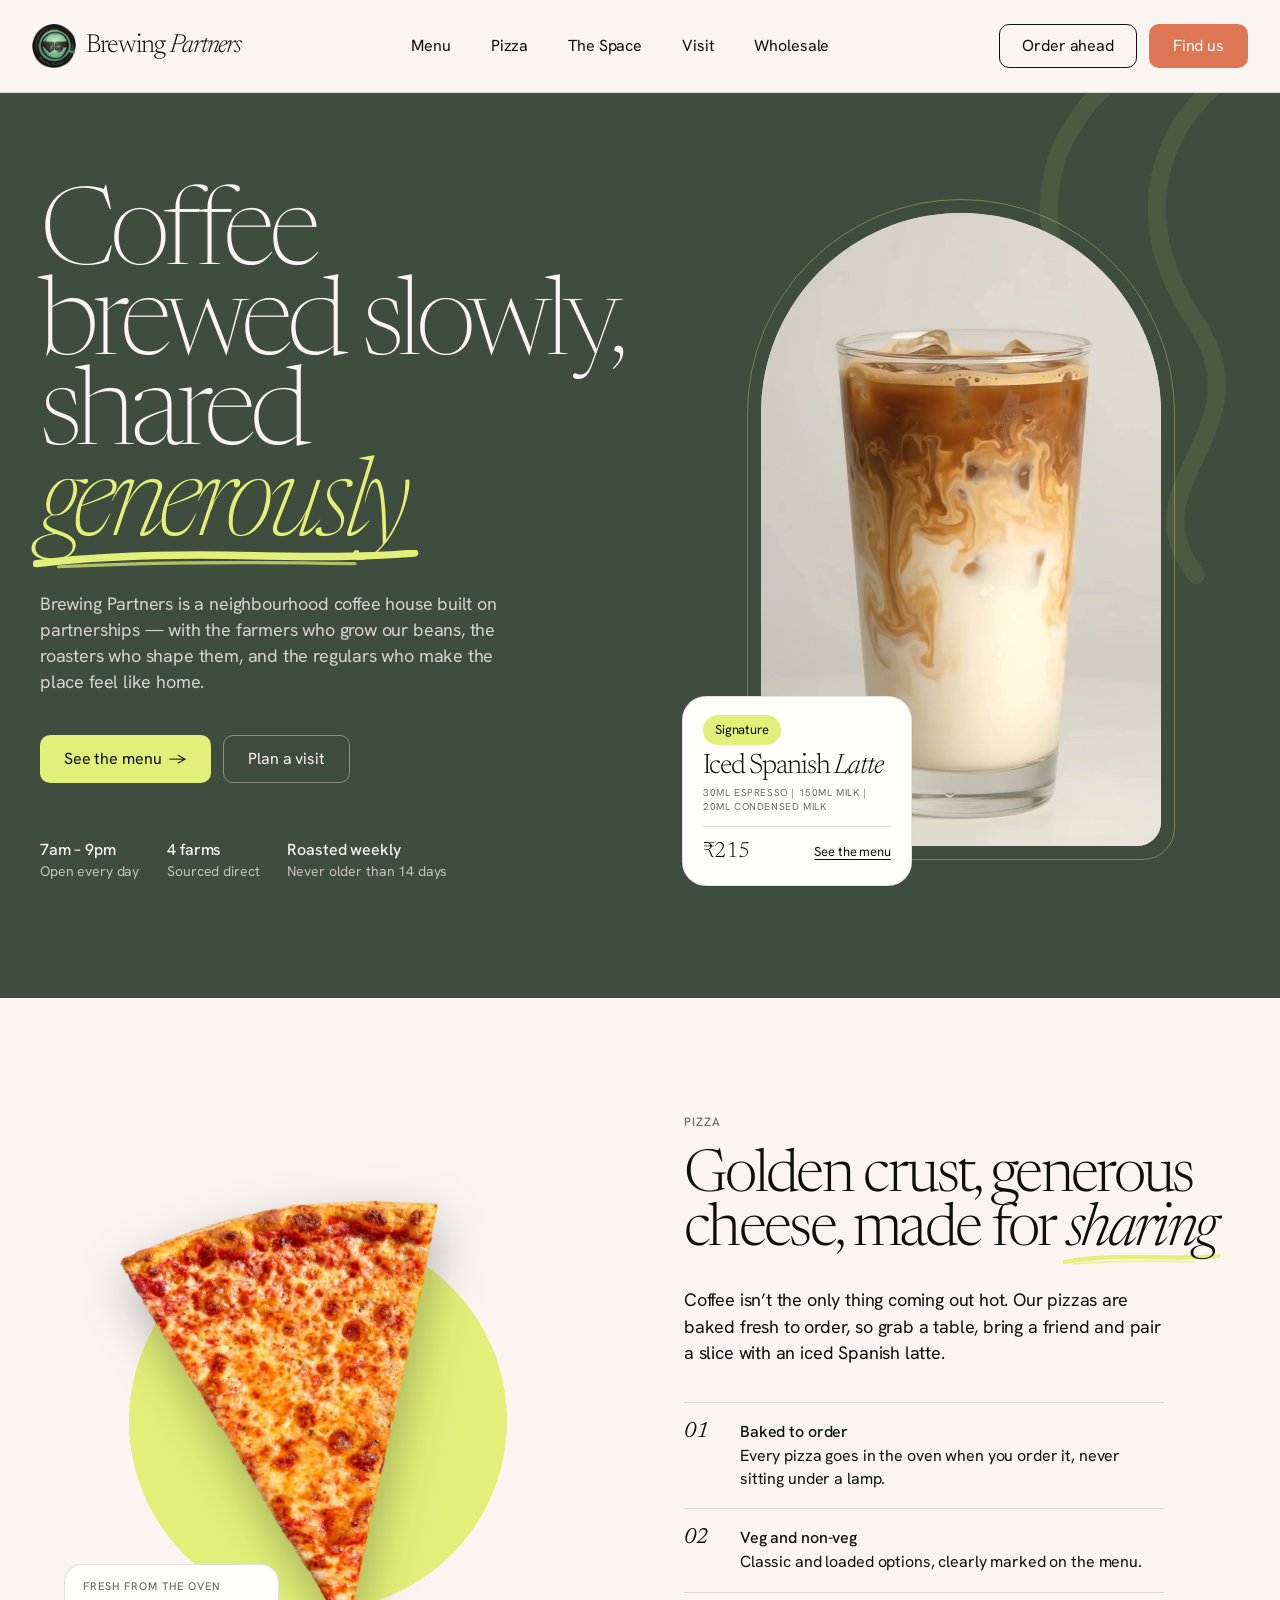
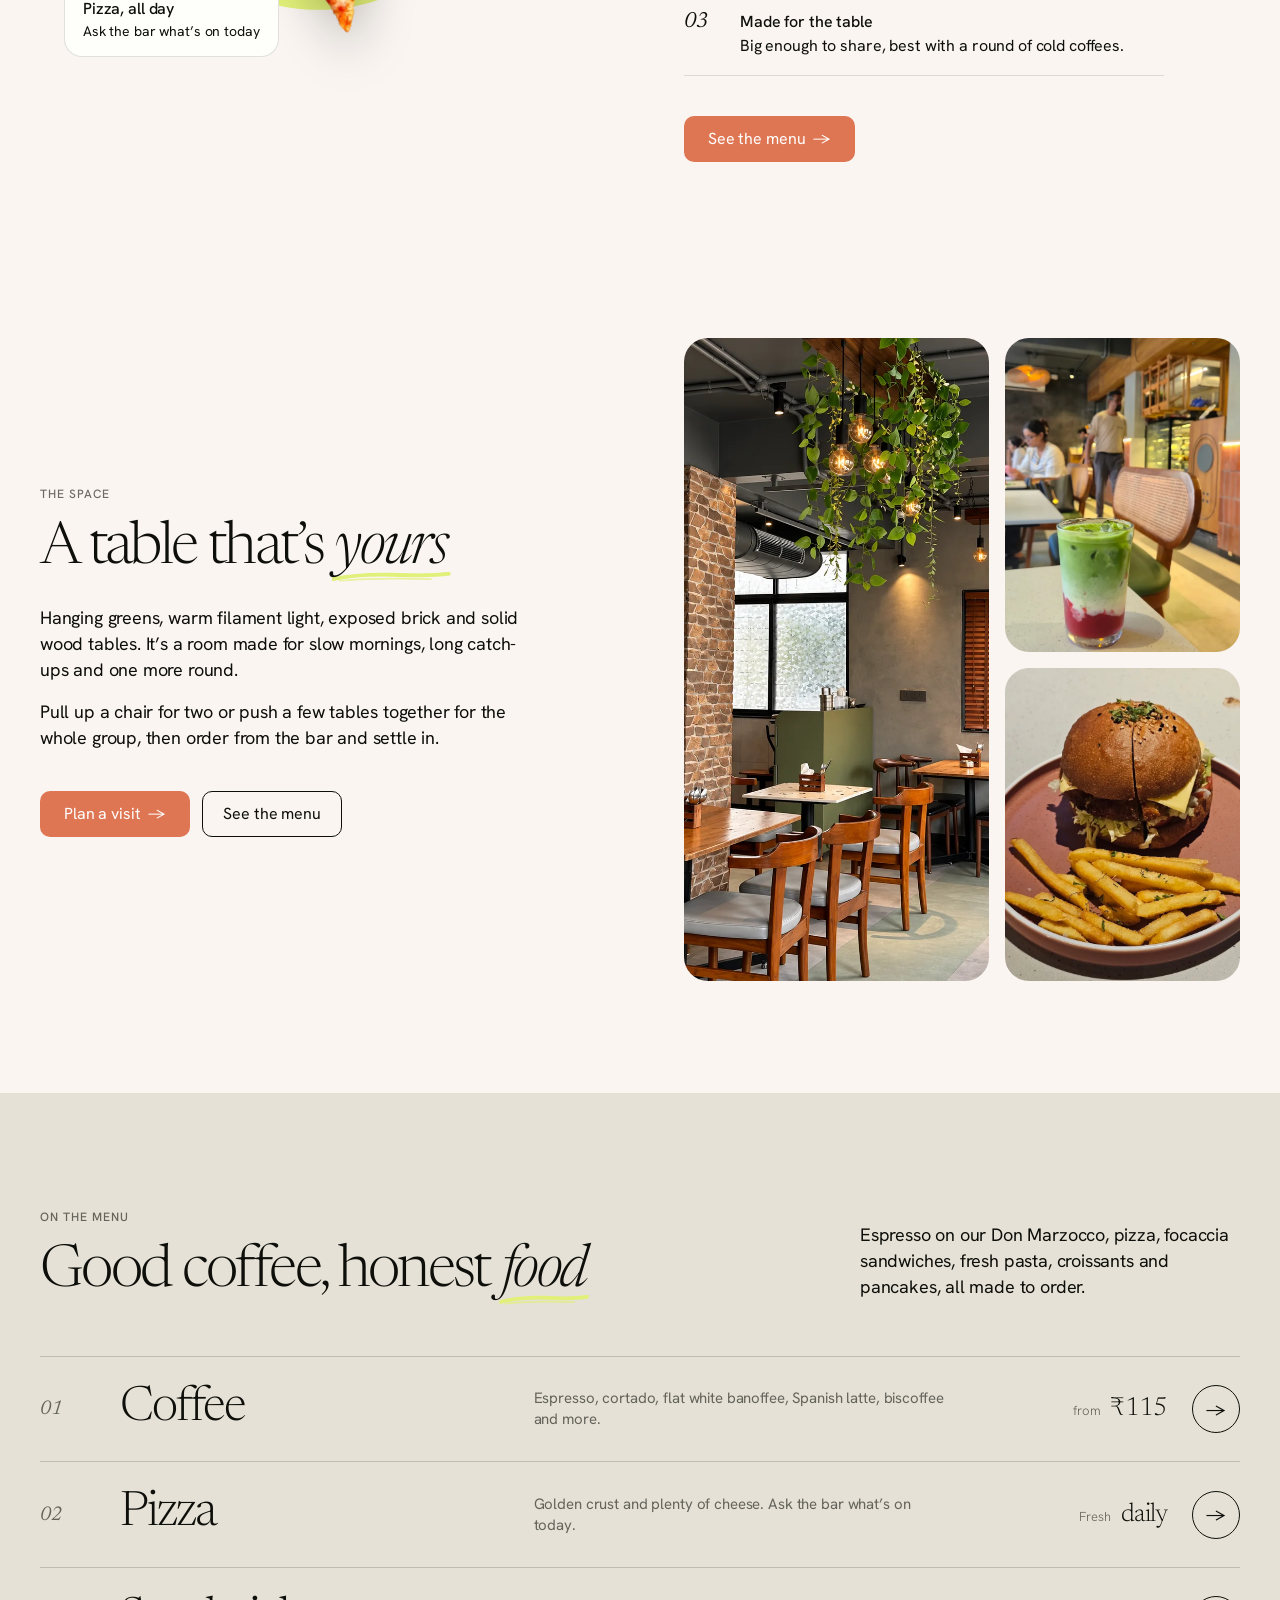
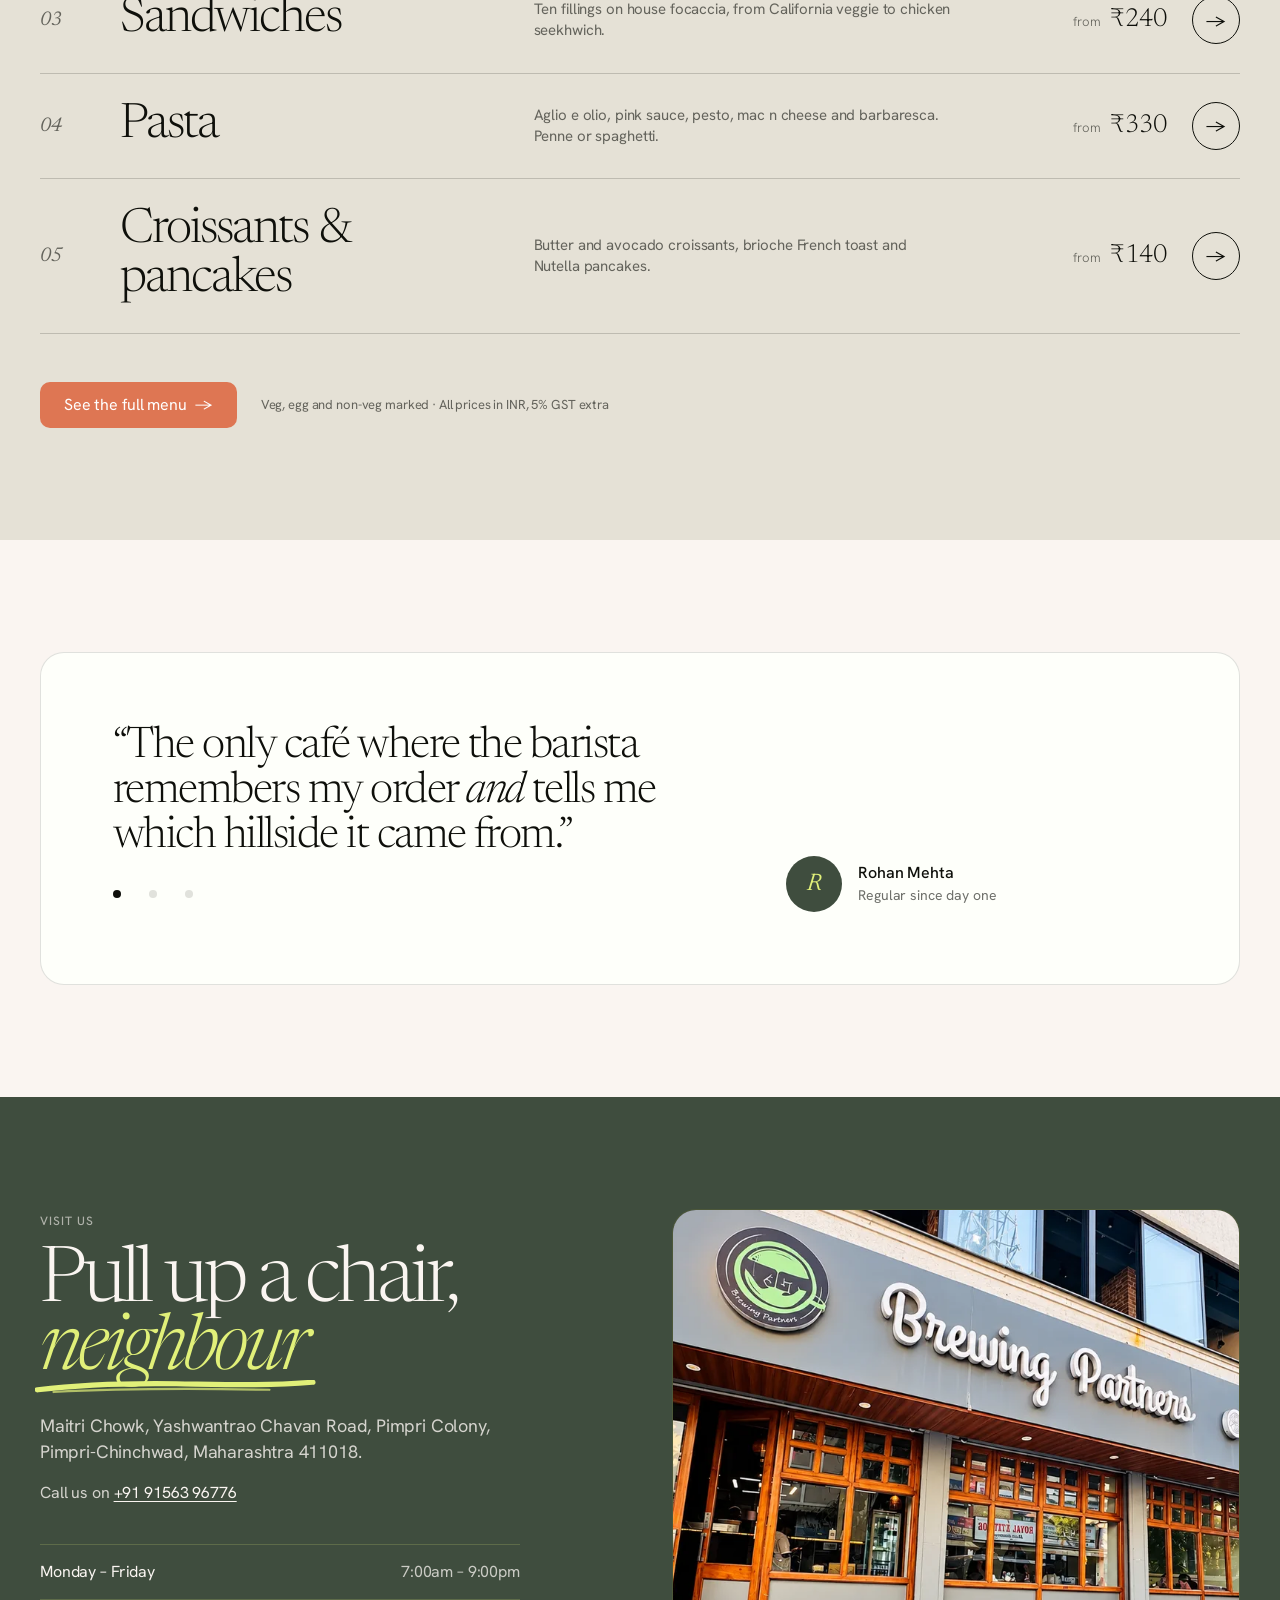
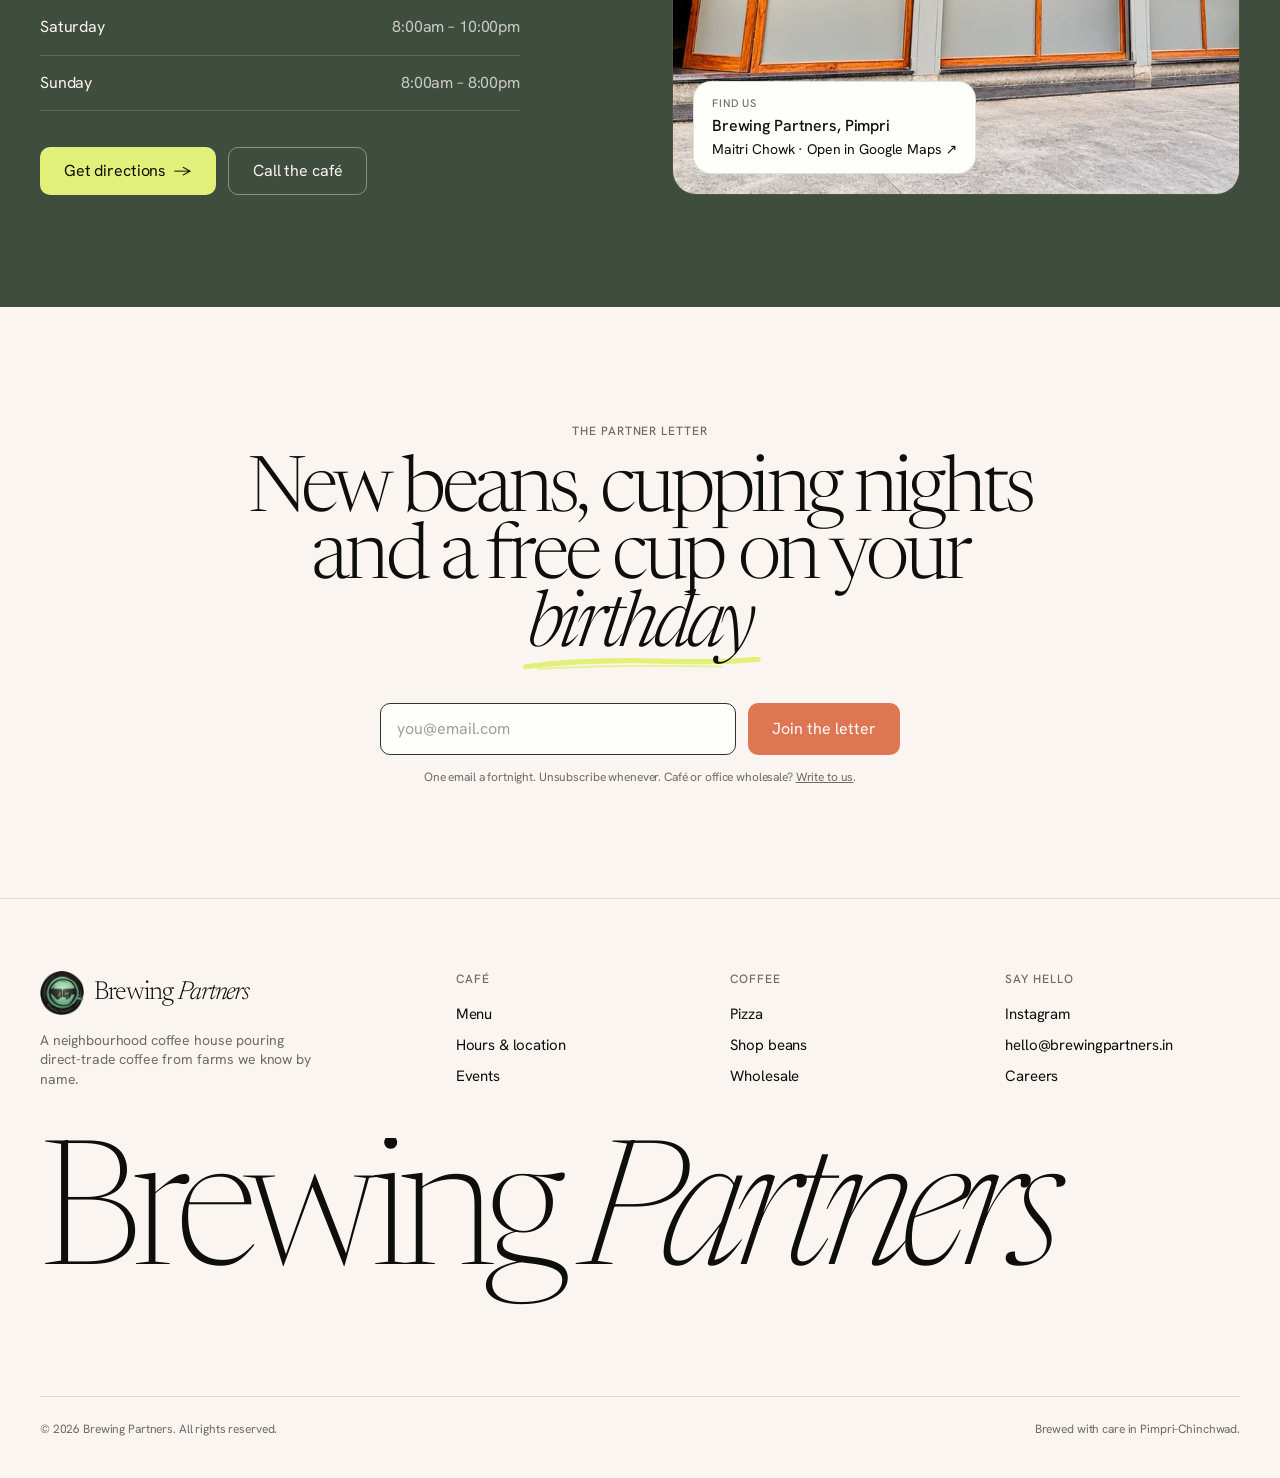
<file: index.html>
<!doctype html>
<html lang="en">
<head>
  <meta charset="utf-8">
  <meta name="viewport" content="width=device-width, initial-scale=1">
  <title>Brewing Partners — Coffee brewed slowly, shared generously</title>
  <meta name="description" content="Brewing Partners is a neighbourhood coffee house pouring single-origin coffee from farms we know by name.">
  <link rel="icon" type="image/png" href="assets/favicon.png">
  <link rel="apple-touch-icon" href="assets/logo-192.png">
  <link rel="preconnect" href="https://fonts.googleapis.com">
  <link rel="preconnect" href="https://fonts.gstatic.com" crossorigin>
  <link href="https://fonts.googleapis.com/css2?family=Hanken+Grotesk:wght@300;400;500&family=Newsreader:ital,opsz,wght@0,6..72,200;0,6..72,300;0,6..72,400;1,6..72,200;1,6..72,300;1,6..72,400&display=swap" rel="stylesheet">
  <link rel="stylesheet" href="css/styles.css">
  <script>document.documentElement.classList.add('js')</script>
</head>
<body>

  <!-- Nav -->
  <header class="nav" id="nav">
    <div class="container">
      <a href="#" class="logo" aria-label="Brewing Partners home">
        <img src="assets/logo-192.png" alt="" width="44" height="44">
        <span>Brewing <em>Partners</em></span>
      </a>
      <ul class="nav-links">
        <li><a href="menu.html">Menu</a></li>
        <li><a href="#pizza">Pizza</a></li>
        <li><a href="#space">The Space</a></li>
        <li><a href="#visit">Visit</a></li>
        <li><a href="#wholesale">Wholesale</a></li>
      </ul>
      <div class="nav-actions">
        <a href="menu.html" class="btn btn-outline">Order ahead</a>
        <a href="#visit" class="btn btn-primary">Find us</a>
        <button class="nav-toggle" aria-label="Open menu" aria-expanded="false"><span></span><span></span></button>
      </div>
    </div>
  </header>

  <main>
    <!-- Hero -->
    <section class="hero on-dark">
      <svg class="hero-steam" viewBox="0 0 200 300" fill="none" aria-hidden="true">
        <path d="M60 290c-40-50 40-80 0-140S40 40 80 10" stroke="#e1f079" stroke-width="10" stroke-linecap="round"/>
        <path d="M120 290c-40-50 40-80 0-140s-20-110 20-140" stroke="#e1f079" stroke-width="10" stroke-linecap="round"/>
      </svg>
      <div class="container hero-grid">
        <div>
          <h1 class="display">Coffee brewed slowly, shared <span class="mark">generously</span></h1>
          <p class="lead">Brewing Partners is a neighbourhood coffee house built on partnerships — with the farmers who grow our beans, the roasters who shape them, and the regulars who make the place feel like home.</p>
          <div class="hero-ctas">
            <a href="menu.html" class="btn btn-lime">See the menu <span class="arrow">→</span></a>
            <a href="#visit" class="btn btn-ghost-light">Plan a visit</a>
          </div>
          <div class="hero-meta">
            <div><strong>7am – 9pm</strong>Open every day</div>
            <div><strong>4 farms</strong>Sourced direct</div>
            <div><strong>Roasted weekly</strong>Never older than 14 days</div>
          </div>
        </div>

        <div class="stage">
          <div class="arch-frame">
            <video autoplay muted loop playsinline preload="auto" poster="assets/spanish-latte-poster.jpg" aria-label="An iced Spanish latte slowly rotating">
              <source src="assets/spanish-latte.mp4" type="video/mp4">
            </video>
          </div>

          <div class="card-float drink-card">
            <span class="chip lime">Signature</span>
            <div class="drink-title">Iced Spanish <em>Latte</em></div>
            <p class="drink-desc">30ml espresso | 150ml milk | 20ml condensed milk</p>
            <div class="drink-price"><span class="price">₹215</span><a href="menu.html#coffee">See the menu</a></div>
          </div>
          </div>
        </div>
      </div>
    </section>


    <!-- Feature: pizza -->
    <section class="feature" id="pizza">
      <div class="container feature-grid">
        <div class="feature-media pizza-media reveal">
          <div class="pizza-sun" aria-hidden="true"></div>
          <img src="assets/menu-pizza.webp" alt="A slice of cheese pizza with a golden crust" width="450" height="600" loading="lazy">
          <div class="media-badge">
            <div class="label-sm">Fresh from the oven</div>
            <div class="order-name">Pizza, all day</div>
            <div class="order-detail">Ask the bar what’s on today</div>
          </div>
        </div>
        <div class="feature-copy reveal">
          <span class="eyebrow">Pizza</span>
          <h2 class="h2">Golden crust, generous cheese, made for <span class="mark">sharing</span></h2>
          <p class="lead">Coffee isn’t the only thing coming out hot. Our pizzas are baked fresh to order, so grab a table, bring a friend and pair a slice with an iced Spanish latte.</p>
          <ul class="feature-list">
            <li><span class="num">01</span><div><b>Baked to order</b>Every pizza goes in the oven when you order it, never sitting under a lamp.</div></li>
            <li><span class="num">02</span><div><b>Veg and non-veg</b>Classic and loaded options, clearly marked on the menu.</div></li>
            <li><span class="num">03</span><div><b>Made for the table</b>Big enough to share, best with a round of cold coffees.</div></li>
          </ul>
          <div class="hero-ctas">
            <a href="menu.html" class="btn btn-primary">See the menu <span class="arrow">→</span></a>
          </div>
        </div>
      </div>
    </section>

    <!-- Feature: space -->
    <section class="feature" id="space">
      <div class="container feature-grid reverse">
        <div class="space-collage reveal">
          <img class="tall" src="assets/space-interior.webp" alt="Inside Brewing Partners: wooden tables, exposed brick and hanging plants under warm filament lights" width="1000" height="1250" loading="lazy">
          <img src="assets/space-matcha.webp" alt="An iced layered matcha drink on a table in the café" width="720" height="961" loading="lazy">
          <img src="assets/space-burger.webp" alt="A burger with fries served on a terracotta plate" width="720" height="960" loading="lazy">
        </div>
        <div class="feature-copy reveal">
          <span class="eyebrow">The space</span>
          <h2 class="h2">A table that’s <span class="mark">yours</span></h2>
          <p class="lead">Hanging greens, warm filament light, exposed brick and solid wood tables. It’s a room made for slow mornings, long catch-ups and one more round.</p>
          <p class="lead">Pull up a chair for two or push a few tables together for the whole group, then order from the bar and settle in.</p>
          <div class="hero-ctas">
            <a href="#visit" class="btn btn-primary">Plan a visit <span class="arrow">→</span></a>
            <a href="menu.html" class="btn btn-outline">See the menu</a>
          </div>
        </div>
      </div>
    </section>

    <!-- Menu -->
    <section class="menu" id="menu">
      <div class="container">
        <div class="section-head reveal">
          <div>
            <span class="eyebrow">On the menu</span>
            <h2 class="h2">Good coffee, honest <span class="mark">food</span></h2>
          </div>
          <p class="lead">Espresso on our Don Marzocco, pizza, focaccia sandwiches, fresh pasta, croissants and pancakes, all made to order.</p>
        </div>
        <div class="menu-index">
          <a href="menu.html#coffee" class="mi-row reveal">
            <span class="mi-num">01</span>
            <span class="mi-name">Coffee</span>
            <span class="mi-desc">Espresso, cortado, flat white banoffee, Spanish latte, biscoffee and more.</span>
            <span class="mi-price"><small>from</small> ₹115</span>
            <span class="mi-arrow" aria-hidden="true">→</span>
          </a>
          <a href="menu.html" class="mi-row reveal">
            <span class="mi-num">02</span>
            <span class="mi-name">Pizza</span>
            <span class="mi-desc">Golden crust and plenty of cheese. Ask the bar what’s on today.</span>
            <span class="mi-price"><small>Fresh</small> daily</span>
            <span class="mi-arrow" aria-hidden="true">→</span>
          </a>
          <a href="menu.html#sandwiches" class="mi-row reveal">
            <span class="mi-num">03</span>
            <span class="mi-name">Sandwiches</span>
            <span class="mi-desc">Ten fillings on house focaccia, from California veggie to chicken seekhwich.</span>
            <span class="mi-price"><small>from</small> ₹240</span>
            <span class="mi-arrow" aria-hidden="true">→</span>
          </a>
          <a href="menu.html#pasta" class="mi-row reveal">
            <span class="mi-num">04</span>
            <span class="mi-name">Pasta</span>
            <span class="mi-desc">Aglio e olio, pink sauce, pesto, mac n cheese and barbaresca. Penne or spaghetti.</span>
            <span class="mi-price"><small>from</small> ₹330</span>
            <span class="mi-arrow" aria-hidden="true">→</span>
          </a>
          <a href="menu.html#croissants" class="mi-row reveal">
            <span class="mi-num">05</span>
            <span class="mi-name">Croissants &amp; pancakes</span>
            <span class="mi-desc">Butter and avocado croissants, brioche French toast and Nutella pancakes.</span>
            <span class="mi-price"><small>from</small> ₹140</span>
            <span class="mi-arrow" aria-hidden="true">→</span>
          </a>
        </div>
        <div class="menu-foot">
          <a href="menu.html" class="btn btn-primary">See the full menu <span class="arrow">→</span></a>
          <span class="menu-foot-note">Veg, egg and non-veg marked · All prices in INR, 5% GST extra</span>
        </div>
      </div>
    </section>


    <!-- Quote -->
    <section class="quote">
      <div class="container">
        <div class="quote-card reveal">
          <div>
            <blockquote id="quote-text">“The only café where the barista remembers my order <em>and</em> tells me which hillside it came from.”</blockquote>
            <div class="quote-dots" role="tablist" aria-label="Testimonials">
              <button class="active" aria-label="Testimonial 1"></button>
              <button aria-label="Testimonial 2"></button>
              <button aria-label="Testimonial 3"></button>
            </div>
          </div>
          <div class="quote-by">
            <div class="avatar" id="quote-initial">R</div>
            <div><b id="quote-name">Rohan Mehta</b><span id="quote-role">Regular since day one</span></div>
          </div>
        </div>
      </div>
    </section>

    <!-- Visit -->
    <section class="visit on-dark" id="visit">
      <div class="container visit-grid">
        <div class="reveal">
          <span class="eyebrow" style="color:rgba(250,245,241,.6)">Visit us</span>
          <h2 class="h1">Pull up a chair, <span class="mark">neighbour</span></h2>
          <p class="lead">Maitri Chowk, Yashwantrao Chavan Road, Pimpri Colony, Pimpri-Chinchwad, Maharashtra 411018.</p>
          <p class="visit-phone">Call us on <a href="tel:+919156396776">+91 91563 96776</a></p>
          <div class="hours">
            <div><span>Monday – Friday</span><span>7:00am – 9:00pm</span></div>
            <div><span>Saturday</span><span>8:00am – 10:00pm</span></div>
            <div><span>Sunday</span><span>8:00am – 8:00pm</span></div>
          </div>
          <div class="hero-ctas">
            <a href="https://www.google.com/maps/dir//Brewing+Partners+-+Pimpri,+Maitri+chowk,+Yashwantrao+Chavan+Rd,+Pimpri+Colony,+Pimpri-Chinchwad,+Maharashtra+411018/@18.5180554,73.8536679,15z/data=!3m1!4b1!4m8!4m7!1m0!1m5!1m1!1s0x3bc2b9982cc31fa9:0xa47d4c94b9b21cbc!2m2!1d73.8196719!2d18.6248102?entry=ttu&amp;g_ep=EgoyMDI2MTAxNC4wIKXMDSoASAFQAw%3D%3D" class="btn btn-lime" target="_blank" rel="noopener">Get directions <span class="arrow">→</span></a>
            <a href="tel:+919156396776" class="btn btn-ghost-light">Call the café</a>
          </div>
        </div>
        <a href="https://www.google.com/maps/dir//Brewing+Partners+-+Pimpri,+Maitri+chowk,+Yashwantrao+Chavan+Rd,+Pimpri+Colony,+Pimpri-Chinchwad,+Maharashtra+411018/@18.5180554,73.8536679,15z/data=!3m1!4b1!4m8!4m7!1m0!1m5!1m1!1s0x3bc2b9982cc31fa9:0xa47d4c94b9b21cbc!2m2!1d73.8196719!2d18.6248102?entry=ttu&amp;g_ep=EgoyMDI2MTAxNC4wIKXMDSoASAFQAw%3D%3D" class="map-card reveal" target="_blank" rel="noopener" aria-label="Open Brewing Partners, Pimpri in Google Maps">
          <img src="assets/storefront.webp" alt="The Brewing Partners storefront in Pimpri, with wooden doors and the logo sign above" width="1400" height="788" loading="lazy">
          <div class="media-badge">
            <div class="label-sm">Find us</div>
            <div class="order-name">Brewing Partners, Pimpri</div>
            <div class="order-detail">Maitri Chowk · Open in Google Maps ↗</div>
          </div>
        </a>
      </div>
    </section>

    <!-- Newsletter -->
    <section class="signup" id="wholesale">
      <div class="container">
        <span class="eyebrow reveal">The Partner Letter</span>
        <h2 class="h1 reveal">New beans, cupping nights and a free cup on your <span class="mark">birthday</span></h2>
        <form class="signup-form reveal" id="signup-form" novalidate>
          <label for="email" class="sr-only" style="position:absolute;left:-9999px">Email address</label>
          <input class="input" id="email" type="email" placeholder="you@email.com" required>
          <button class="btn btn-primary" type="submit">Join the letter</button>
        </form>
        <p class="form-note" id="form-note">One email a fortnight. Unsubscribe whenever. Café or office wholesale? <a href="mailto:hello@brewingpartners.in" style="text-decoration:underline">Write to us</a>.</p>
      </div>
    </section>
  </main>

  <!-- Footer -->
  <footer class="footer">
    <div class="container">
      <div class="footer-grid">
        <div>
          <a href="#" class="logo">
            <img src="assets/logo-192.png" alt="" width="44" height="44">
            <span>Brewing <em>Partners</em></span>
          </a>
          <p>A neighbourhood coffee house pouring direct-trade coffee from farms we know by name.</p>
        </div>
        <div>
          <h4>Café</h4>
          <ul><li><a href="menu.html">Menu</a></li><li><a href="#visit">Hours &amp; location</a></li><li><a href="#space">Events</a></li></ul>
        </div>
        <div>
          <h4>Coffee</h4>
          <ul><li><a href="#pizza">Pizza</a></li><li><a href="#">Shop beans</a></li><li><a href="#wholesale">Wholesale</a></li></ul>
        </div>
        <div>
          <h4>Say hello</h4>
          <ul><li><a href="#">Instagram</a></li><li><a href="mailto:hello@brewingpartners.in">hello@brewingpartners.in</a></li><li><a href="#">Careers</a></li></ul>
        </div>
      </div>
      <div class="footer-word" aria-hidden="true">Brewing <em>Partners</em></div>
      <div class="footer-base">
        <span>© <span id="year">2026</span> Brewing Partners. All rights reserved.</span>
        <span>Brewed with care in Pimpri-Chinchwad.</span>
      </div>
    </div>
  </footer>

  <script src="js/main.js"></script>
</body>
</html>
</file>
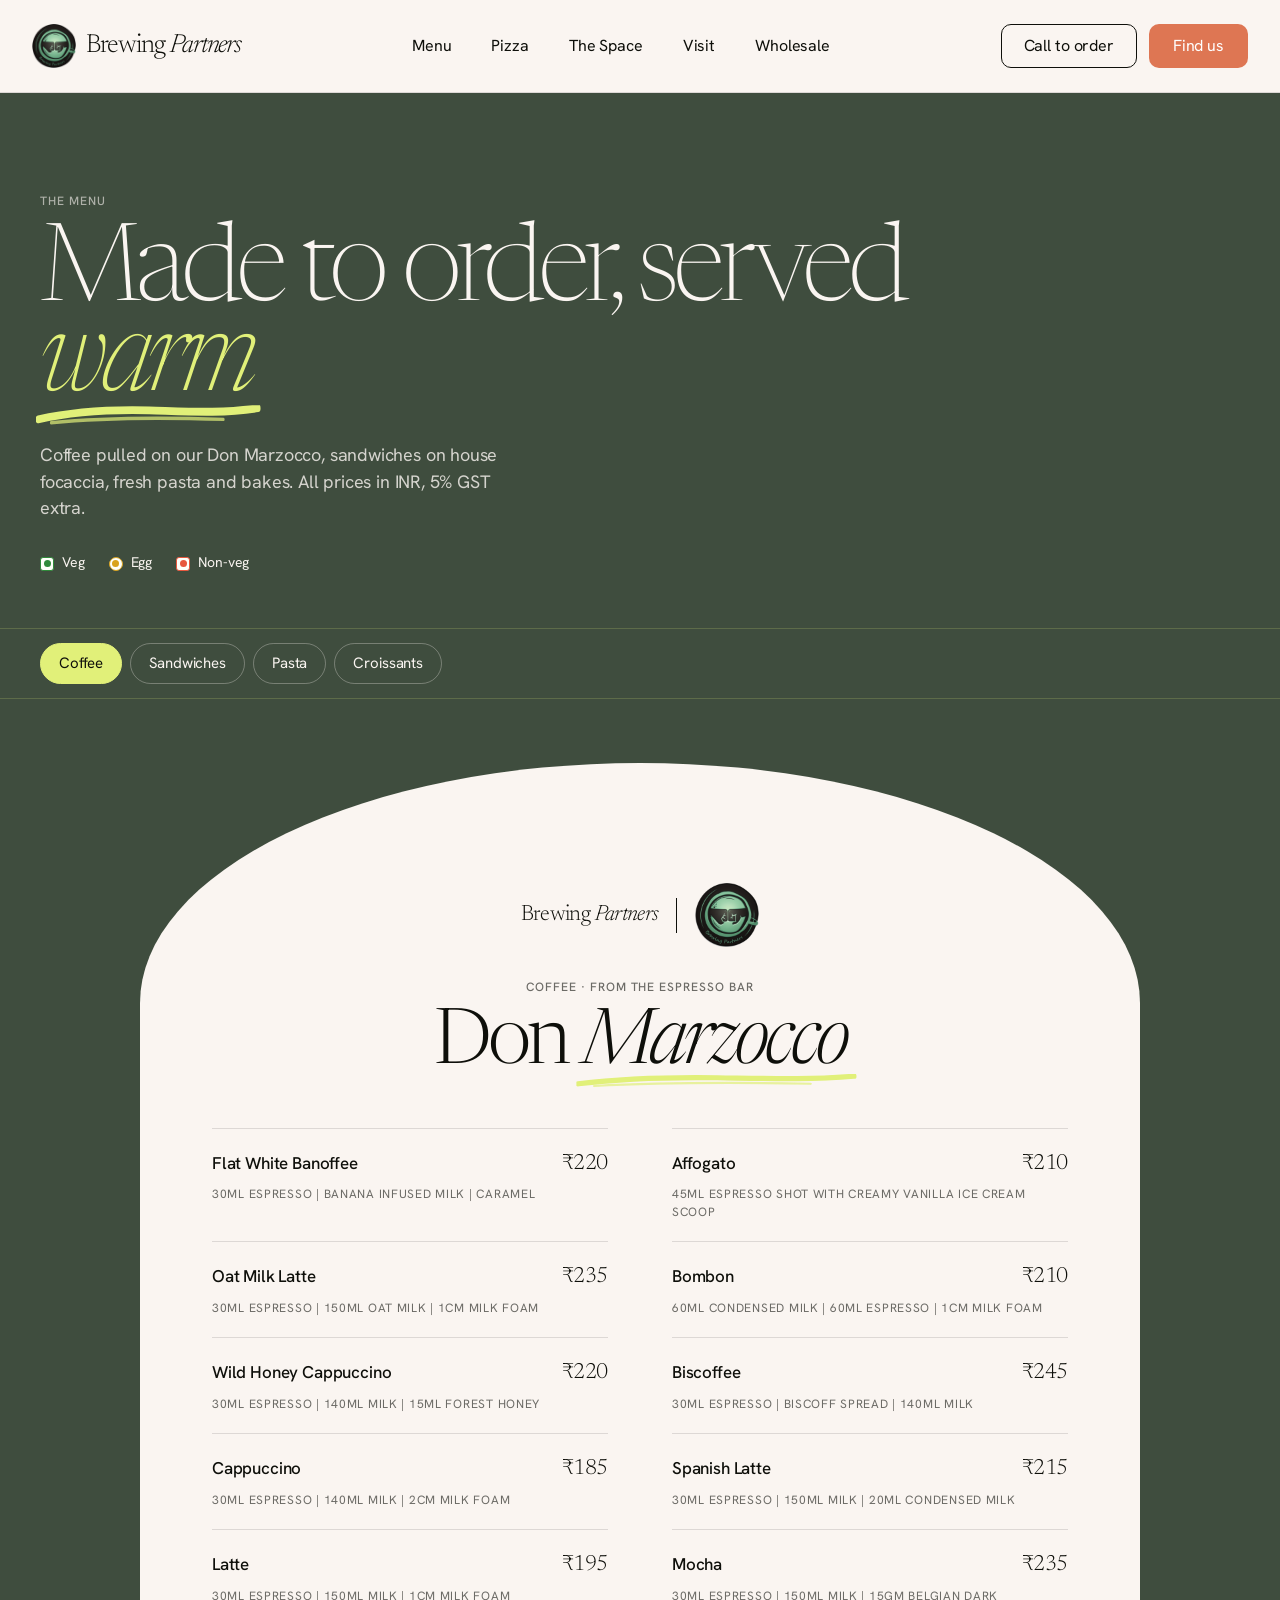
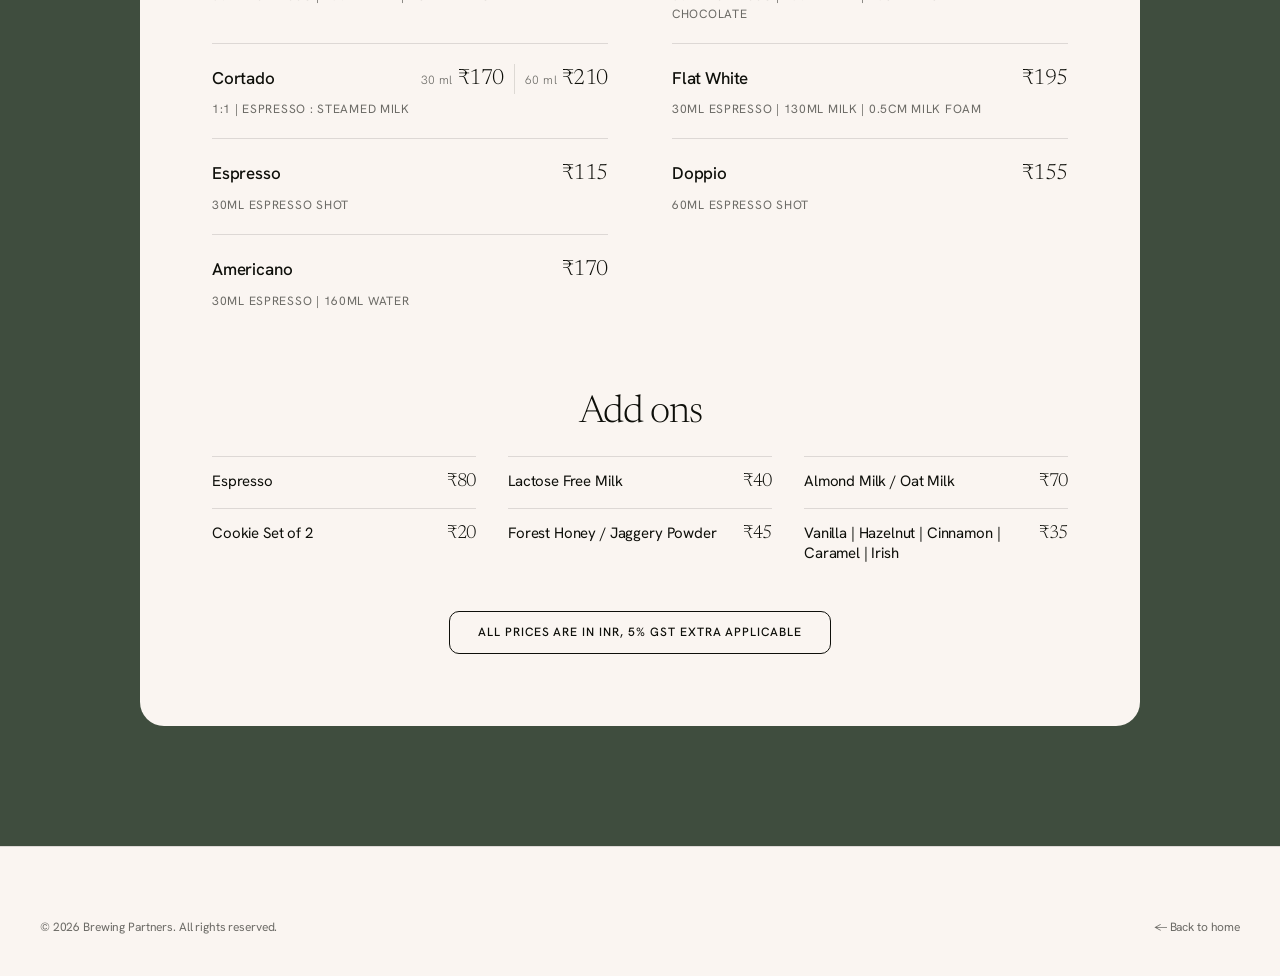
<file: menu.html>
<!doctype html>
<html lang="en">
<head>
  <meta charset="utf-8">
  <meta name="viewport" content="width=device-width, initial-scale=1">
  <title>Menu — Brewing Partners</title>
  <meta name="description" content="The Brewing Partners menu: coffee from our Don Marzocco, focaccia sandwiches, pasta, croissants, French toast and pancakes.">
  <link rel="icon" type="image/png" href="assets/favicon.png">
  <link rel="apple-touch-icon" href="assets/logo-192.png">
  <link rel="preconnect" href="https://fonts.googleapis.com">
  <link rel="preconnect" href="https://fonts.gstatic.com" crossorigin>
  <link href="https://fonts.googleapis.com/css2?family=Hanken+Grotesk:wght@300;400;500&family=Newsreader:ital,opsz,wght@0,6..72,200;0,6..72,300;0,6..72,400;1,6..72,200;1,6..72,300;1,6..72,400&display=swap" rel="stylesheet">
  <link rel="stylesheet" href="css/styles.css">
  <link rel="stylesheet" href="css/menu.css">
  <script>document.documentElement.classList.add('js')</script>
</head>
<body>

  <!-- Nav -->
  <header class="nav" id="nav">
    <div class="container">
      <a href="index.html" class="logo" aria-label="Brewing Partners home">
        <img src="assets/logo-192.png" alt="" width="44" height="44">
        <span>Brewing <em>Partners</em></span>
      </a>
      <ul class="nav-links">
        <li><a href="menu.html" aria-current="page">Menu</a></li>
        <li><a href="index.html#pizza">Pizza</a></li>
        <li><a href="index.html#space">The Space</a></li>
        <li><a href="index.html#visit">Visit</a></li>
        <li><a href="index.html#wholesale">Wholesale</a></li>
      </ul>
      <div class="nav-actions">
        <a href="tel:+919156396776" class="btn btn-outline">Call to order</a>
        <a href="index.html#visit" class="btn btn-primary">Find us</a>
        <button class="nav-toggle" aria-label="Open menu" aria-expanded="false"><span></span><span></span></button>
      </div>
    </div>
  </header>

  <main class="menu-page on-dark">
    <section class="menu-hero">
      <div class="container">
        <span class="eyebrow">The menu</span>
        <h1 class="display">Made to order, served <span class="mark">warm</span></h1>
        <p class="lead">Coffee pulled on our Don Marzocco, sandwiches on house focaccia, fresh pasta and bakes. All prices in INR, 5% GST extra.</p>
        <div class="legend" aria-label="Diet key">
          <span><i class="diet veg"></i>Veg</span>
          <span><i class="diet egg"></i>Egg</span>
          <span><i class="diet nonveg"></i>Non-veg</span>
        </div>
      </div>
    </section>

    <nav class="tabs" aria-label="Menu sections">
      <div class="container tabs-inner">
        <a href="#coffee" class="tab">Coffee</a>
        <a href="#sandwiches" class="tab">Sandwiches</a>
        <a href="#pasta" class="tab">Pasta</a>
        <a href="#croissants" class="tab">Croissants</a>
      </div>
    </nav>

    <div class="container arches">
      <article class="arch reveal" id="coffee">
        <div class="arch-lockup"><span>Brewing <em>Partners</em></span><img src="assets/logo-192.png" alt="" width="64" height="64"></div>
        <span class="eyebrow">Coffee · from the espresso bar</span>
        <h2 class="h1 arch-title">Don <span class="mark">Marzocco</span></h2>
        <ul class="m-list two">
            <li class="m-item">
              <div class="m-row"><h4 class="m-name">Flat White Banoffee</h4><span class="m-price">₹220</span></div>
              <p class="m-desc">30ml espresso | banana infused milk | caramel</p>
            </li>
            <li class="m-item">
              <div class="m-row"><h4 class="m-name">Affogato</h4><span class="m-price">₹210</span></div>
              <p class="m-desc">45ml espresso shot with creamy vanilla ice cream scoop</p>
            </li>
            <li class="m-item">
              <div class="m-row"><h4 class="m-name">Oat Milk Latte</h4><span class="m-price">₹235</span></div>
              <p class="m-desc">30ml espresso | 150ml oat milk | 1cm milk foam</p>
            </li>
            <li class="m-item">
              <div class="m-row"><h4 class="m-name">Bombon</h4><span class="m-price">₹210</span></div>
              <p class="m-desc">60ml condensed milk | 60ml espresso | 1cm milk foam</p>
            </li>
            <li class="m-item">
              <div class="m-row"><h4 class="m-name">Wild Honey Cappuccino</h4><span class="m-price">₹220</span></div>
              <p class="m-desc">30ml espresso | 140ml milk | 15ml forest honey</p>
            </li>
            <li class="m-item">
              <div class="m-row"><h4 class="m-name">Biscoffee</h4><span class="m-price">₹245</span></div>
              <p class="m-desc">30ml espresso | biscoff spread | 140ml milk</p>
            </li>
            <li class="m-item">
              <div class="m-row"><h4 class="m-name">Cappuccino</h4><span class="m-price">₹185</span></div>
              <p class="m-desc">30ml espresso | 140ml milk | 2cm milk foam</p>
            </li>
            <li class="m-item">
              <div class="m-row"><h4 class="m-name">Spanish Latte</h4><span class="m-price">₹215</span></div>
              <p class="m-desc">30ml espresso | 150ml milk | 20ml condensed milk</p>
            </li>
            <li class="m-item">
              <div class="m-row"><h4 class="m-name">Latte</h4><span class="m-price">₹195</span></div>
              <p class="m-desc">30ml espresso | 150ml milk | 1cm milk foam</p>
            </li>
            <li class="m-item">
              <div class="m-row"><h4 class="m-name">Mocha</h4><span class="m-price">₹235</span></div>
              <p class="m-desc">30ml espresso | 150ml milk | 15gm belgian dark chocolate</p>
            </li>
            <li class="m-item">
              <div class="m-row"><h4 class="m-name">Cortado</h4><span class="m-prices"><span class="m-price"><small>30 ml</small> ₹170</span><span class="m-price"><small>60 ml</small> ₹210</span></span></div>
              <p class="m-desc">1:1 | espresso : steamed milk</p>
            </li>
            <li class="m-item">
              <div class="m-row"><h4 class="m-name">Flat White</h4><span class="m-price">₹195</span></div>
              <p class="m-desc">30ml espresso | 130ml milk | 0.5cm milk foam</p>
            </li>
            <li class="m-item">
              <div class="m-row"><h4 class="m-name">Espresso</h4><span class="m-price">₹115</span></div>
              <p class="m-desc">30ml espresso shot</p>
            </li>
            <li class="m-item">
              <div class="m-row"><h4 class="m-name">Doppio</h4><span class="m-price">₹155</span></div>
              <p class="m-desc">60ml espresso shot</p>
            </li>
            <li class="m-item">
              <div class="m-row"><h4 class="m-name">Americano</h4><span class="m-price">₹170</span></div>
              <p class="m-desc">30ml espresso | 160ml water</p>
            </li>
        </ul>
        <h3 class="h3 arch-sub">Add ons</h3>
        <ul class="m-list addons">
            <li class="m-item">
              <div class="m-row"><h4 class="m-name">Espresso</h4><span class="m-price">₹80</span></div>
            </li>
            <li class="m-item">
              <div class="m-row"><h4 class="m-name">Lactose Free Milk</h4><span class="m-price">₹40</span></div>
            </li>
            <li class="m-item">
              <div class="m-row"><h4 class="m-name">Almond Milk / Oat Milk</h4><span class="m-price">₹70</span></div>
            </li>
            <li class="m-item">
              <div class="m-row"><h4 class="m-name">Cookie Set of 2</h4><span class="m-price">₹20</span></div>
            </li>
            <li class="m-item">
              <div class="m-row"><h4 class="m-name">Forest Honey / Jaggery Powder</h4><span class="m-price">₹45</span></div>
            </li>
            <li class="m-item">
              <div class="m-row"><h4 class="m-name">Vanilla | Hazelnut | Cinnamon | Caramel | Irish</h4><span class="m-price">₹35</span></div>
            </li>
        </ul>
        <p class="m-note">All prices are in INR, 5% GST extra applicable</p>
      </article>
      <article class="arch reveal" id="sandwiches">
        <div class="arch-lockup"><span>Brewing <em>Partners</em></span><img src="assets/logo-192.png" alt="" width="64" height="64"></div>
        <span class="eyebrow">Sandwiches</span>
        <h2 class="h1 arch-title">The Artisanal <span class="mark">Affair</span></h2>
        <ul class="m-list two">
            <li class="m-item has-diet">
              <div class="m-row"><span class="diet veg" title="Vegetarian" aria-label="Vegetarian"></span><h4 class="m-name">California Sandwich</h4><span class="m-price">₹250</span></div>
              <p class="m-desc">zucchini | bell peppers | baby corn | spinach pesto | cheese</p>
            </li>
            <li class="m-item has-diet">
              <div class="m-row"><span class="diet veg" title="Vegetarian" aria-label="Vegetarian"></span><h4 class="m-name">Spinach &amp; Corn Sandwich</h4><span class="m-price">₹240</span></div>
              <p class="m-desc">spinach | corn | mushrooms | onion | garlic | cheese</p>
            </li>
            <li class="m-item has-diet">
              <div class="m-row"><span class="diet veg" title="Vegetarian" aria-label="Vegetarian"></span><h4 class="m-name">Tandoori Temptation</h4><span class="m-price">₹265</span></div>
              <p class="m-desc">tandoori paneer | onion | bell peppers | cheese</p>
            </li>
            <li class="m-item has-diet">
              <div class="m-row"><span class="diet veg" title="Vegetarian" aria-label="Vegetarian"></span><h4 class="m-name">Paneer Pesto Sandwich</h4><span class="m-price">₹255</span></div>
              <p class="m-desc">homemade pesto | paneer | roasted tomatoes | mozzarella</p>
            </li>
            <li class="m-item has-diet">
              <div class="m-row"><span class="diet veg" title="Vegetarian" aria-label="Vegetarian"></span><h4 class="m-name">Roasted Mushroom &amp; Hummus Sandwich</h4><span class="m-price">₹260</span></div>
              <p class="m-desc">beetroot hummus | roasted mushroom | extra virgin olive oil</p>
            </li>
            <li class="m-item has-diet">
              <div class="m-row"><span class="diet nonveg" title="Non-vegetarian" aria-label="Non-vegetarian"></span><h4 class="m-name">Chicken Harissa Sandwich</h4><span class="m-price">₹300</span></div>
              <p class="m-desc">in-house harissa paste | iceberg | cocktail sauce</p>
            </li>
            <li class="m-item has-diet">
              <div class="m-row"><span class="diet nonveg" title="Non-vegetarian" aria-label="Non-vegetarian"></span><h4 class="m-name">Chicken Pesto Sandwich</h4><span class="m-price">₹285</span></div>
              <p class="m-desc">homemade pesto | herb chicken | roasted tomatoes | mozzarella</p>
            </li>
            <li class="m-item has-diet">
              <div class="m-row"><span class="diet nonveg" title="Non-vegetarian" aria-label="Non-vegetarian"></span><h4 class="m-name">Desi Chicken Sandwich</h4><span class="m-price">₹290</span></div>
              <p class="m-desc">roasted chicken tikka | bell peppers | onion | mozzarella</p>
            </li>
            <li class="m-item has-diet">
              <div class="m-row"><span class="diet nonveg" title="Non-vegetarian" aria-label="Non-vegetarian"></span><h4 class="m-name">Chicken Tomato &amp; Basil Sandwich</h4><span class="m-price">₹295</span></div>
              <p class="m-desc">roasted tomatoes | herb chicken | basil | cheddar cheese</p>
            </li>
            <li class="m-item has-diet">
              <div class="m-row"><span class="diet nonveg" title="Non-vegetarian" aria-label="Non-vegetarian"></span><h4 class="m-name">Chicken Seekhwich</h4><span class="m-price">₹305</span></div>
              <p class="m-desc">cilantro mayo | chicken seekh | mozzarella</p>
            </li>
        </ul>
        <p class="m-note">All sandwiches come with focaccia bread</p>
      </article>
      <article class="arch reveal" id="pasta">
        <div class="arch-lockup"><span>Brewing <em>Partners</em></span><img src="assets/logo-192.png" alt="" width="64" height="64"></div>
        <span class="eyebrow">Pasta</span>
        <h2 class="h1 arch-title">Pasta la <span class="mark">Vista</span></h2>
        <ul class="m-list two">
            <li class="m-item has-diet">
              <div class="m-row"><span class="diet veg" title="Vegetarian" aria-label="Vegetarian"></span><h4 class="m-name">Aglio e Olio</h4><span class="m-price">₹355</span></div>
              <p class="m-desc">olive oil | garlic | chilli | parmesan cheese | cherry tomatoes | black olives | garlic butter</p>
            </li>
            <li class="m-item has-diet">
              <div class="m-row"><span class="diet veg" title="Vegetarian" aria-label="Vegetarian"></span><h4 class="m-name">Alfredo Sauce Pasta</h4><span class="m-price">₹330</span></div>
              <p class="m-desc">fresh cream | garlic | fresh herbs | olive oil | parmesan cheese</p>
            </li>
            <li class="m-item has-diet">
              <div class="m-row"><span class="diet veg" title="Vegetarian" aria-label="Vegetarian"></span><h4 class="m-name">Marinara Sauce Pasta</h4><span class="m-price">₹345</span></div>
              <p class="m-desc">homemade fresh tomato sauce | garlic | olive oil | parmesan cheese</p>
            </li>
            <li class="m-item has-diet">
              <div class="m-row"><span class="diet veg" title="Vegetarian" aria-label="Vegetarian"></span><h4 class="m-name">Pink Sauce Pasta</h4><span class="m-price">₹355</span></div>
              <p class="m-desc">fresh cream | tomato sauce | garlic | parmesan cheese</p>
            </li>
            <li class="m-item has-diet">
              <div class="m-row"><span class="diet veg" title="Vegetarian" aria-label="Vegetarian"></span><h4 class="m-name">Pesto Pasta</h4><span class="m-price">₹370</span></div>
              <p class="m-desc">fresh home-made pesto | garlic | olive oil | parmesan cheese</p>
            </li>
            <li class="m-item has-diet">
              <div class="m-row"><span class="diet veg" title="Vegetarian" aria-label="Vegetarian"></span><h4 class="m-name">Mac n Cheese Pasta</h4><span class="m-price">₹400</span></div>
              <p class="m-desc">cream cheese sauce | macaroni | garlic | olive oil | parmesan cheese</p>
            </li>
            <li class="m-item has-diet">
              <div class="m-row"><span class="diet veg" title="Vegetarian" aria-label="Vegetarian"></span><h4 class="m-name">Barbaresca</h4><span class="m-price">₹425</span></div>
              <p class="m-desc">cream sauce | broccoli | sundried tomatoes | tomato sauce | chilli | parmesan cheese</p>
            </li>
        </ul>
        <p class="m-note">Choice of pasta: penne | spaghetti</p>
        <h3 class="h3 arch-sub">Add ons</h3>
        <ul class="m-list addons">
            <li class="m-item has-diet">
              <div class="m-row"><span class="diet veg" title="Vegetarian" aria-label="Vegetarian"></span><h4 class="m-name">Assorted Veggies</h4><span class="m-prices"><span class="m-price">₹60</span><span class="m-price">₹100</span></span></div>
              <p class="m-desc">mushrooms, capsicum, zucchini, babycorn</p>
            </li>
            <li class="m-item has-diet">
              <div class="m-row"><span class="diet veg" title="Vegetarian" aria-label="Vegetarian"></span><h4 class="m-name">Mushrooms</h4><span class="m-prices"><span class="m-price">₹40</span><span class="m-price">₹100</span></span></div>
            </li>
            <li class="m-item has-diet">
              <div class="m-row"><span class="diet nonveg" title="Non-vegetarian" aria-label="Non-vegetarian"></span><h4 class="m-name">Roasted Chicken</h4><span class="m-prices"><span class="m-price">₹80</span><span class="m-price">₹120</span></span></div>
            </li>
            <li class="m-item has-diet">
              <div class="m-row"><span class="diet veg" title="Vegetarian" aria-label="Vegetarian"></span><h4 class="m-name">Jalapenos</h4><span class="m-price">₹40</span></div>
            </li>
            <li class="m-item has-diet">
              <div class="m-row"><span class="diet veg" title="Vegetarian" aria-label="Vegetarian"></span><h4 class="m-name">Parmesan</h4><span class="m-price">₹60</span></div>
            </li>
            <li class="m-item has-diet">
              <div class="m-row"><span class="diet veg" title="Vegetarian" aria-label="Vegetarian"></span><h4 class="m-name">Olives</h4><span class="m-price">₹40</span></div>
            </li>
        </ul>
        <p class="m-note">All prices are in INR, 5% GST extra applicable</p>
      </article>
      <article class="arch reveal" id="croissants">
        <div class="arch-lockup"><span>Brewing <em>Partners</em></span><img src="assets/logo-192.png" alt="" width="64" height="64"></div>
        <span class="eyebrow">Croissants, French toast &amp; pancakes</span>
        <h2 class="h1 arch-title">Krwa – <span class="mark">San</span></h2>
        <ul class="m-list two compact">
            <li class="m-item has-diet">
              <div class="m-row"><span class="diet veg" title="Vegetarian" aria-label="Vegetarian"></span><h4 class="m-name">Classic Butter Croissant</h4><span class="m-price">₹140</span></div>
            </li>
            <li class="m-item has-diet">
              <div class="m-row"><span class="diet veg" title="Vegetarian" aria-label="Vegetarian"></span><h4 class="m-name">Fruits &amp; Croissant</h4><span class="m-price">₹210</span></div>
            </li>
            <li class="m-item has-diet">
              <div class="m-row"><span class="diet veg" title="Vegetarian" aria-label="Vegetarian"></span><h4 class="m-name">California Croissant</h4><span class="m-price">₹220</span></div>
            </li>
            <li class="m-item has-diet">
              <div class="m-row"><span class="diet veg" title="Vegetarian" aria-label="Vegetarian"></span><h4 class="m-name">Avocado Croissant</h4><span class="m-price">₹305</span></div>
            </li>
            <li class="m-item has-diet">
              <div class="m-row"><span class="diet egg" title="Contains egg" aria-label="Contains egg"></span><h4 class="m-name">Avocado Croissant with Egg</h4><span class="m-price">₹320</span></div>
            </li>
            <li class="m-item has-diet">
              <div class="m-row"><span class="diet nonveg" title="Non-vegetarian" aria-label="Non-vegetarian"></span><h4 class="m-name">Creamy Chicken Croissant</h4><span class="m-price">₹255</span></div>
            </li>
        </ul>
        <h3 class="h3 arch-sub">Brioche French Toast</h3>
        <ul class="m-list">
            <li class="m-item has-diet">
              <div class="m-row"><span class="diet egg" title="Contains egg" aria-label="Contains egg"></span><h4 class="m-name">Brioche French Toast</h4><span class="m-price">₹320</span></div>
              <p class="m-desc">fresh fruit | vanilla ice-cream | maple | cinnamon</p>
            </li>
        </ul>
        <h3 class="h3 arch-sub">Pancakes</h3>
        <ul class="m-list two compact">
            <li class="m-item has-diet">
              <div class="m-row"><span class="diet veg" title="Vegetarian" aria-label="Vegetarian"></span><h4 class="m-name">Classic Pancake</h4><span class="m-price">₹220</span></div>
            </li>
            <li class="m-item has-diet">
              <div class="m-row"><span class="diet veg" title="Vegetarian" aria-label="Vegetarian"></span><h4 class="m-name">Nutella Pancake</h4><span class="m-price">₹250</span></div>
            </li>
            <li class="m-item has-diet">
              <div class="m-row"><span class="diet veg" title="Vegetarian" aria-label="Vegetarian"></span><h4 class="m-name">Biscoff Pancake</h4><span class="m-price">₹250</span></div>
            </li>
            <li class="m-item has-diet">
              <div class="m-row"><span class="diet veg" title="Vegetarian" aria-label="Vegetarian"></span><h4 class="m-name">Fresh Fruit Pancake</h4><span class="m-price">₹260</span></div>
            </li>
        </ul>
        <p class="m-note">All prices are in INR, 5% GST extra applicable</p>
      </article>
    </div>
  </main>

  <footer class="footer">
    <div class="container">
      <div class="footer-base" style="margin-top:0;border-top:0;padding-top:0">
        <span>© <span id="year">2026</span> Brewing Partners. All rights reserved.</span>
        <span><a href="index.html">← Back to home</a></span>
      </div>
    </div>
  </footer>

  <script src="js/main.js"></script>
</body>
</html>
</file>
<file: css/styles.css>
/* ==========================================================================
   Brewing Partners — Landing page
   Design language adapted from the Kindsight style reference:
   cream paper, olive ink, terracotta CTA, one flash of chartreuse.
   ========================================================================== */

:root {
  /* Colors */
  --color-cream-paper: #faf5f1;
  --color-soft-linen: #fefffa;
  --color-ink-black: #0e0f0a;
  --color-pure-white: #ffffff;
  --color-warm-sand: #e5e1d6;
  --color-olive-grove: #3f4d3e;
  --color-chartreuse-spark: #e1f079;
  --color-terracotta-cta: #de7653;
  --color-coral-outline: #e7573d;
  --color-deep-olive: #2b352b;

  --hairline: rgba(14, 15, 10, 0.12);
  --hairline-dark: rgba(225, 240, 121, 0.18);
  --ink-60: rgba(14, 15, 10, 0.6);

  /* Fonts — free substitutes for Times Now / Founders Grotesk */
  --font-display: 'Newsreader', 'Times New Roman', serif;
  --font-body: 'Hanken Grotesk', ui-sans-serif, system-ui, -apple-system, 'Segoe UI', sans-serif;

  /* Radii */
  --radius-cards: 24px;
  --radius-badges: 18px;
  --radius-buttons: 10px;
  --radius-pill: 50px;

  /* Layout */
  --page-max: 1200px;
  --gutter: 32px;
  --section-y: 112px;
}

/* ---------- Base ---------- */
*, *::before, *::after { box-sizing: border-box; }

html { scroll-behavior: smooth; }

body {
  margin: 0;
  background: var(--color-cream-paper);
  color: var(--color-ink-black);
  font-family: var(--font-body);
  font-size: 16px;
  line-height: 1.4;
  letter-spacing: -0.008em;
  -webkit-font-smoothing: antialiased;
}

img, svg { display: block; max-width: 100%; }
a { color: inherit; text-decoration: none; }
p { margin: 0; }

.container {
  max-width: calc(var(--page-max) + var(--gutter) * 2);
  margin: 0 auto;
  padding: 0 var(--gutter);
}

/* ---------- Type ---------- */
.display, .h1, .h2, .h3 {
  font-family: var(--font-display);
  font-weight: 300;
  margin: 0;
}
.display { font-size: clamp(56px, 8.4vw, 116px); line-height: 0.84; letter-spacing: -0.055em; font-weight: 200; }
.h1      { font-size: clamp(44px, 6vw, 80px);  line-height: 0.88; letter-spacing: -0.05em; }
.h2      { font-size: clamp(38px, 4.6vw, 60px); line-height: 0.92; letter-spacing: -0.045em; }
.h3      { font-size: clamp(28px, 3vw, 40px);  line-height: 1;    letter-spacing: -0.034em; }

.lead { font-size: 18px; line-height: 1.45; letter-spacing: -0.01em; max-width: 480px; }
.eyebrow {
  display: inline-block;
  font-size: 12px;
  font-weight: 500;
  letter-spacing: 0.08em;
  text-transform: uppercase;
  color: var(--ink-60);
  margin-bottom: 20px;
}

/* The signature gesture: one italic word, hand-drawn chartreuse underline */
.mark {
  font-style: italic;
  position: relative;
  white-space: nowrap;
  z-index: 0;
}
.mark::after {
  content: '';
  position: absolute;
  left: -2%;
  right: -4%;
  bottom: -0.08em;
  height: 0.2em;
  z-index: -1;
  clip-path: inset(0 0 0 0);
  background: url("data:image/svg+xml,%3Csvg xmlns='http://www.w3.org/2000/svg' viewBox='0 0 300 20' preserveAspectRatio='none'%3E%3Cpath d='M3 13c40-6 92-9 148-8 52 1 98 3 145-2' fill='none' stroke='%23e1f079' stroke-width='7' stroke-linecap='round'/%3E%3Cpath d='M20 16c60-4 140-5 230-3' fill='none' stroke='%23e1f079' stroke-width='3' stroke-linecap='round' opacity='.7'/%3E%3C/svg%3E") no-repeat center / 100% 100%;
}
.on-dark .mark { color: var(--color-chartreuse-spark); }

/* Draw the underline left-to-right when the word scrolls into view.
   Hidden only when JS is running, so it still shows without JS. */
.js .mark::after {
  clip-path: inset(0 100% 0 0);
  transition: clip-path 1s cubic-bezier(.65, 0, .35, 1) .35s;
}
.js .mark.drawn::after { clip-path: inset(0 0 0 0); }
@media (prefers-reduced-motion: reduce) {
  .js .mark::after { clip-path: inset(0 0 0 0); transition: none; }
}

/* ---------- Buttons ---------- */
.btn {
  display: inline-flex;
  align-items: center;
  justify-content: center;
  gap: 8px;
  font-family: var(--font-body);
  font-size: 16px;
  font-weight: 400;
  line-height: 1;
  padding: 15px 24px;
  border-radius: var(--radius-buttons);
  border: 0;
  cursor: pointer;
  transition: transform .2s ease, background-color .2s ease, color .2s ease;
}
.btn:hover { transform: translateY(-1px); }
.btn-primary { background: var(--color-terracotta-cta); color: var(--color-pure-white); }
.btn-primary:hover { background: #d1673f; }
.btn-lime { background: var(--color-chartreuse-spark); color: var(--color-ink-black); }
.btn-outline { background: transparent; color: var(--color-ink-black); border: 1px solid var(--color-ink-black); padding: 10px 20px; }
.btn-ghost-light { background: transparent; color: var(--color-cream-paper); border: 1px solid rgba(250,245,241,.4); }
.btn-ghost-light:hover { border-color: var(--color-cream-paper); }
.btn-pill { background: transparent; color: var(--color-coral-outline); border: 2px solid var(--color-coral-outline); border-radius: var(--radius-pill); padding: 12px 24px; }
.btn .arrow { transition: transform .2s ease; }
.btn:hover .arrow { transform: translateX(3px); }

/* ---------- Nav ---------- */
.nav {
  background: var(--color-cream-paper);
  border-bottom: 1px solid var(--hairline);
}
.nav .container {
  display: flex;
  align-items: center;
  justify-content: space-between;
  max-width: calc(1360px + var(--gutter) * 2);
  height: 92px;
  gap: 32px;
}
.logo {
  display: flex;
  align-items: center;
  gap: 10px;
  font-family: var(--font-display);
  font-size: 26px;
  font-weight: 300;
  letter-spacing: -0.04em;
}
.logo em { font-style: italic; }
.logo img { width: 44px; height: 44px; flex: none; }
.nav-links { display: flex; gap: 16px; list-style: none; margin: 0; padding: 0; }
.nav-links a { padding: 10px 12px; font-size: 16px; border-radius: 6px; transition: background .2s; }
.nav-links a:hover { background: var(--color-warm-sand); }
.nav-actions { display: flex; gap: 12px; align-items: center; }
.nav-actions .btn-outline { padding: 13px 22px; }
.nav-actions .btn-primary { padding: 14px 24px; }
.nav-toggle {
  display: none;
  background: none;
  border: 1px solid var(--color-ink-black);
  border-radius: var(--radius-buttons);
  width: 44px; height: 44px;
  cursor: pointer;
}
.nav-toggle span { display: block; width: 18px; height: 1px; background: var(--color-ink-black); margin: 5px auto; }

/* ---------- Hero ---------- */
.hero {
  background: var(--color-olive-grove);
  color: var(--color-cream-paper);
  padding: 96px 0 112px;
  overflow: hidden;
  position: relative;
}
.hero-grid {
  display: grid;
  grid-template-columns: 1.05fr 1fr;
  gap: 56px;
  align-items: center;
}
.hero .display { color: var(--color-cream-paper); }
.hero .lead { color: rgba(250, 245, 241, 0.8); margin-top: 36px; }
.hero-ctas { display: flex; flex-wrap: wrap; gap: 12px; margin-top: 40px; }
.hero-meta {
  display: flex;
  gap: 28px;
  margin-top: 56px;
  font-size: 14px;
  color: rgba(250, 245, 241, 0.7);
}
.hero-meta strong { display: block; color: var(--color-cream-paper); font-weight: 500; font-size: 16px; }

/* Hero stage — rotating iced Spanish latte in an arch, echoing the printed menu */
.stage {
  position: relative;
  display: flex;
  justify-content: center;
  padding: 24px 0 40px;
}
.arch-frame {
  position: relative;
  width: 400px;
  aspect-ratio: 720 / 1140;
  border-radius: 200px 200px var(--radius-cards) var(--radius-cards);
  background: #ddd6ce; /* matches the video's backdrop while it loads */
}
.arch-frame::before {
  content: '';
  position: absolute;
  inset: -14px;
  border: 1px solid rgba(225, 240, 121, 0.35);
  border-radius: 214px 214px 32px 32px;
  pointer-events: none;
}
.arch-frame video {
  display: block;
  width: 100%;
  height: 100%;
  object-fit: cover;
  border-radius: inherit;
}
.card-float {
  position: absolute;
  background: var(--color-soft-linen);
  color: var(--color-ink-black);
  border: 1px solid var(--hairline);
  border-radius: var(--radius-cards);
  box-shadow: 0 1px 2px rgba(14, 15, 10, 0.04);
}
.label-sm { font-size: 11px; font-weight: 500; letter-spacing: .08em; text-transform: uppercase; color: var(--ink-60); }
.chip {
  display: inline-block;
  font-size: 13px;
  padding: 6px 12px;
  border-radius: var(--radius-badges);
  background: var(--color-warm-sand);
}
.chip.lime { background: var(--color-chartreuse-spark); }

.drink-card { left: 0; bottom: 0; width: 230px; padding: 18px 20px; }
.drink-title { font-family: var(--font-display); font-weight: 300; font-size: 28px; line-height: .95; letter-spacing: -0.04em; margin-top: 8px; }
.drink-title em { font-style: italic; }
.drink-desc { margin-top: 6px; font-size: 10px; letter-spacing: .06em; text-transform: uppercase; color: var(--ink-60); }
.drink-price {
  display: flex; justify-content: space-between; align-items: center;
  margin-top: 12px; padding-top: 10px;
  border-top: 1px solid var(--hairline);
  font-size: 13px;
}
.drink-price .price { font-family: var(--font-display); font-weight: 300; font-size: 22px; letter-spacing: -0.02em; }
.drink-price a { text-decoration: underline; text-underline-offset: 3px; padding: 12px 0; margin: -12px 0; }

.order-name { font-weight: 500; font-size: 16px; margin-top: 6px; }
.order-detail { font-size: 14px; margin-top: 2px; }

.hero-steam {
  position: absolute;
  right: -60px; top: -40px;
  width: 360px;
  opacity: .08;
  pointer-events: none;
}

/* ---------- Feature sections ---------- */
.feature { padding: 64px 0 var(--section-y); }
#pizza { padding-top: var(--section-y); }
.feature-media.pizza-media { background: transparent; overflow: visible; }
.pizza-sun {
  position: absolute;
  width: 68%;
  aspect-ratio: 1;
  border-radius: 50%;
  background: var(--color-chartreuse-spark);
  top: 50%;
  left: 50%;
  transform: translate(-50%, -54%);
}
.pizza-media img {
  position: absolute;
  top: 50%;
  left: 50%;
  height: 88%;
  width: auto;
  transform: translate(-50%, -54%) rotate(-12deg);
  filter: drop-shadow(0 18px 24px rgba(0, 0, 0, 0.28));
  transition: transform .6s ease;
}
.pizza-media:hover img { transform: translate(-50%, -54%) rotate(-6deg) scale(1.03); }
.pizza-media .media-badge { z-index: 1; }
.feature-grid {
  display: grid;
  grid-template-columns: 1fr 1fr;
  gap: 88px;
  align-items: center;
}
.feature-grid.reverse .feature-media { order: 2; }
.feature-media {
  border-radius: var(--radius-cards);
  overflow: hidden;
  aspect-ratio: 5 / 4.4;
  position: relative;
}
.space-collage {
  display: grid;
  grid-template-columns: 1.3fr 1fr;
  grid-template-rows: 1fr 1fr;
  gap: 16px;
  aspect-ratio: 1 / 1.02;
}
.feature-grid.reverse .space-collage { order: 2; }
.space-collage img {
  width: 100%;
  height: 100%;
  object-fit: cover;
  border-radius: var(--radius-cards);
}
.space-collage .tall { grid-row: span 2; }
.feature-copy .h2 { margin-bottom: 28px; }
.feature-copy .lead + .lead { margin-top: 16px; }
.feature-list {
  list-style: none;
  padding: 0;
  margin: 36px 0 0;
  display: grid;
  gap: 0;
  max-width: 480px;
}
.feature-list li {
  display: grid;
  grid-template-columns: 40px 1fr;
  gap: 16px;
  padding: 18px 0;
  border-top: 1px solid var(--hairline);
  font-size: 16px;
}
.feature-list li:last-child { border-bottom: 1px solid var(--hairline); }
.feature-list .num { font-family: var(--font-display); font-style: italic; font-size: 22px; line-height: 1; }
.feature-list b { font-weight: 500; display: block; margin-bottom: 2px; }

.media-badge {
  position: absolute;
  left: 24px; bottom: 24px;
  background: var(--color-soft-linen);
  border: 1px solid var(--hairline);
  border-radius: var(--radius-badges);
  padding: 14px 18px;
  max-width: 260px;
}
.media-badge .order-name { margin-top: 4px; }

/* ---------- Menu ---------- */
.menu { background: var(--color-warm-sand); padding: var(--section-y) 0; }
.section-head {
  display: flex;
  justify-content: space-between;
  align-items: flex-end;
  gap: 40px;
  margin-bottom: 56px;
}
.section-head .lead { max-width: 380px; }
.menu-index { border-bottom: 1px solid rgba(14, 15, 10, 0.18); }
.mi-row {
  display: grid;
  grid-template-columns: 56px minmax(0, 1.1fr) minmax(0, 1.3fr) 150px 48px;
  align-items: center;
  gap: 24px;
  padding: 28px 0;
  border-top: 1px solid rgba(14, 15, 10, 0.18);
  transition: background-color .25s ease, padding .25s ease;
}
.mi-num { font-family: var(--font-display); font-style: italic; font-size: 20px; color: var(--ink-60); }
.mi-name {
  font-family: var(--font-display);
  font-weight: 300;
  font-size: clamp(32px, 3.8vw, 52px);
  line-height: 1;
  letter-spacing: -0.04em;
}
.mi-desc { font-size: 15px; color: var(--ink-60); max-width: 420px; }
.mi-price {
  font-family: var(--font-display);
  font-weight: 300;
  font-size: 26px;
  letter-spacing: -0.02em;
  text-align: right;
  white-space: nowrap;
}
.mi-price small { font-family: var(--font-body); font-size: 13px; letter-spacing: 0; color: var(--ink-60); margin-right: 4px; }
.mi-arrow {
  width: 48px; height: 48px;
  border-radius: 50%;
  border: 1px solid var(--color-ink-black);
  display: grid; place-items: center;
  font-size: 18px;
  transition: background-color .25s ease, border-color .25s ease, transform .25s ease;
}
.mi-row:hover .mi-name { font-style: italic; }
.mi-row:hover .mi-arrow { background: var(--color-chartreuse-spark); border-color: var(--color-chartreuse-spark); transform: translateX(4px); }
.menu-foot { margin-top: 48px; display: flex; align-items: center; gap: 24px; flex-wrap: wrap; }
.menu-foot-note { font-size: 13px; color: var(--ink-60); }

/* ---------- Quote ---------- */
.quote { padding: var(--section-y) 0; }
.quote-card {
  background: var(--color-soft-linen);
  border: 1px solid var(--hairline);
  border-radius: var(--radius-cards);
  padding: 72px;
  display: grid;
  grid-template-columns: 1.6fr 1fr;
  gap: 64px;
  align-items: end;
}
.quote-card blockquote {
  margin: 0;
  font-family: var(--font-display);
  font-weight: 300;
  font-size: clamp(30px, 3.4vw, 46px);
  line-height: 1.04;
  letter-spacing: -0.035em;
}
.quote-by { display: flex; gap: 16px; align-items: center; }
.avatar {
  width: 56px; height: 56px; border-radius: 50%;
  background: var(--color-olive-grove);
  color: var(--color-chartreuse-spark);
  display: grid; place-items: center;
  font-family: var(--font-display); font-style: italic; font-size: 24px;
  flex: none;
}
.quote-by b { display: block; font-weight: 500; }
.quote-by span { font-size: 14px; color: var(--ink-60); }
.quote-dots { display: flex; gap: 0; margin: 16px 0 0 -14px; }
/* 36px tap area around each 8px dot */
.quote-dots button { position: relative; width: 36px; height: 36px; border: 0; padding: 0; background: none; cursor: pointer; }
.quote-dots button::after {
  content: '';
  position: absolute;
  inset: 0;
  margin: auto;
  width: 8px; height: 8px;
  border-radius: 50%;
  background: var(--hairline);
}
.quote-dots button.active::after { background: var(--color-ink-black); }

/* ---------- Visit ---------- */
.visit { background: var(--color-olive-grove); color: var(--color-cream-paper); padding: var(--section-y) 0; }
.visit-grid { display: grid; grid-template-columns: 1fr 1fr; gap: 64px; align-items: stretch; }
.visit .lead { color: rgba(250,245,241,.8); margin-top: 28px; }
.hours {
  margin-top: 40px;
  border-top: 1px solid var(--hairline-dark);
  max-width: 480px;
}
.hours div {
  display: flex; justify-content: space-between;
  padding: 16px 0;
  border-bottom: 1px solid var(--hairline-dark);
  font-size: 16px;
}
.hours div span:last-child { color: rgba(250,245,241,.75); }
.visit .hero-ctas { margin-top: 36px; }
.map-card {
  background: var(--color-deep-olive);
  border-radius: var(--radius-cards);
  border: 1px solid var(--hairline-dark);
  position: relative;
  overflow: hidden;
  min-height: 460px;
}
.map-card img {
  position: absolute; inset: 0;
  width: 100%; height: 100%;
  object-fit: cover;
  object-position: 52% center; /* keep the full logo and sign in frame */
  transition: transform .6s ease;
}
.map-card:hover img { transform: scale(1.03); }
.map-card .media-badge { left: 20px; bottom: 20px; max-width: 320px; }
.visit-phone { margin-top: 16px; font-size: 16px; color: rgba(250, 245, 241, 0.8); }
.visit-phone a { color: var(--color-cream-paper); text-decoration: underline; text-underline-offset: 3px; }
.map-card .media-badge { color: var(--color-ink-black); }

/* ---------- Newsletter ---------- */
.signup { padding: var(--section-y) 0; text-align: center; }
.signup .h1 { max-width: 880px; margin: 0 auto; }
.signup p.lead { margin: 28px auto 0; text-align: left; }
.signup-form {
  display: flex;
  gap: 12px;
  max-width: 520px;
  margin: 40px auto 0;
}
.input {
  flex: 1;
  font: inherit;
  font-size: 16px;
  color: var(--color-deep-olive);
  background: var(--color-soft-linen);
  border: 1px solid var(--color-deep-olive);
  border-radius: var(--radius-buttons);
  padding: 14px 16px;
  min-width: 0;
}
.input::placeholder { color: rgba(14, 15, 10, .4); }
.input:focus { outline: 2px solid var(--color-chartreuse-spark); outline-offset: 1px; }
.form-note { font-size: 12px; color: var(--ink-60); margin-top: 14px; }
.form-note.ok { color: var(--color-olive-grove); font-weight: 500; }

/* ---------- Footer ---------- */
.footer { border-top: 1px solid var(--hairline); padding: 72px 0 40px; }
.footer-grid { display: grid; grid-template-columns: 1.6fr repeat(3, 1fr); gap: 40px; }
.footer p { font-size: 14px; color: var(--ink-60); margin-top: 16px; max-width: 280px; }
.footer h4 { font-size: 12px; font-weight: 500; letter-spacing: .08em; text-transform: uppercase; color: var(--ink-60); margin: 0 0 16px; }
.footer ul { list-style: none; margin: 0; padding: 0; display: grid; gap: 10px; font-size: 15px; }
.footer ul a:hover { text-decoration: underline; text-underline-offset: 3px; }
.footer-base {
  margin-top: 72px;
  padding-top: 24px;
  border-top: 1px solid var(--hairline);
  display: flex; justify-content: space-between; gap: 16px; flex-wrap: wrap;
  font-size: 12px; color: var(--ink-60);
}
.footer-word {
  font-family: var(--font-display);
  font-weight: 200;
  font-size: clamp(40px, 13.5vw, 200px);
  letter-spacing: -0.065em;
  line-height: 1;
  margin-top: 48px;
  padding-bottom: 0.08em; /* room for the descender on the "g" */
  white-space: nowrap;
  overflow: hidden;
}
.footer-word em { font-style: italic; }

/* ---------- Reveal on scroll ---------- */
.reveal { opacity: 0; transform: translateY(18px); transition: opacity .8s ease, transform .8s ease; }
.reveal.in { opacity: 1; transform: none; }
@media (prefers-reduced-motion: reduce) {
  .reveal { opacity: 1; transform: none; transition: none; }
  html { scroll-behavior: auto; }
}

/* ---------- Responsive ---------- */
@media (max-width: 1080px) {
  .mi-row { grid-template-columns: 40px minmax(0, 1fr) minmax(0, 1.2fr) 130px; }
  .mi-arrow { display: none; }
  .nav-links { display: none; }
  .nav-toggle { display: block; }
  .nav.open .nav-links {
    display: flex; flex-direction: column;
    position: absolute; top: 100%; left: 0; right: 0;
    background: var(--color-cream-paper);
    border-bottom: 1px solid var(--hairline);
    padding: 12px var(--gutter) 24px;
    z-index: 10;
  }
  .nav { position: relative; }
}

@media (max-width: 900px) {
  :root { --section-y: 80px; --gutter: 24px; }
  .hero { padding: 72px 0 80px; }
  .hero-grid, .feature-grid, .visit-grid, .quote-card { grid-template-columns: 1fr; }
  .feature-grid { gap: 48px; }
  .map-card { min-height: 0; aspect-ratio: 4 / 3; }
  .feature-grid.reverse .feature-media, .feature-grid.reverse .space-collage { order: 0; }
  .stage { max-width: 560px; width: 100%; margin: 0 auto; }
  .section-head { flex-direction: column; align-items: flex-start; }
  .quote-card { padding: 48px 32px; gap: 40px; }
  .footer-grid { grid-template-columns: 1fr 1fr; }
}

@media (max-width: 560px) {
  :root { --gutter: 16px; }
  .nav-actions .btn-outline { display: none; }
  .logo { font-size: 22px; white-space: nowrap; }
  .logo img { width: 38px; height: 38px; }
  .btn { white-space: nowrap; }
  .nav-actions .btn-primary { padding: 11px 16px; }
  .stage { flex-direction: column; align-items: center; padding: 16px 0 0; }
  .arch-frame { width: min(300px, 82%); }
  .arch-frame::before { inset: -10px; }
  .drink-card { position: relative; left: auto; bottom: auto; width: min(280px, 86%); margin-top: -40px; padding: 16px 18px; }
  .hero-meta { flex-wrap: wrap; gap: 20px; }
  .mi-row { grid-template-columns: minmax(0, 1fr) auto; gap: 6px 16px; padding: 22px 0; }
  .mi-num { display: none; }
  .mi-desc { grid-column: 1 / -1; grid-row: 2; font-size: 14px; }
  .mi-price { font-size: 22px; }
  .signup-form { flex-direction: column; }
  .pizza-media .media-badge { left: 12px; bottom: 12px; padding: 10px 14px; max-width: 190px; }
  .pizza-media .media-badge .order-name { font-size: 14px; }
  .pizza-media .media-badge .order-detail { font-size: 12px; }
  .footer-grid { grid-template-columns: 1fr; }
}

/* Smallest phones (iPhone SE, compact Androids): the nav can't fit the
   logo, "Find us" and the menu button, so "Find us" moves to the menu (Visit) */
@media (max-width: 400px) {
  .nav-actions .btn-primary { display: none; }
  .nav .container { gap: 12px; }
  .logo { font-size: 20px; gap: 8px; }
  .logo img { width: 34px; height: 34px; }
}
</file>
<file: css/menu.css>
/* ==========================================================================
   Brewing Partners — Menu page
   Arch-shaped cream "pages" on brand green, echoing the printed menu.
   ========================================================================== */

.menu-page {
  background: var(--color-olive-grove);
  color: var(--color-cream-paper);
  padding-bottom: 120px;
}

/* ---------- Header ---------- */
.menu-hero { padding: 96px 0 56px; }
.menu-hero .eyebrow { color: rgba(250, 245, 241, 0.6); }
.menu-hero .display { max-width: 900px; }
.menu-hero .lead { color: rgba(250, 245, 241, 0.8); margin-top: 32px; }

.legend { display: flex; gap: 24px; margin-top: 32px; font-size: 14px; }
.legend span { display: inline-flex; align-items: center; gap: 8px; }
.legend .diet { background: var(--color-soft-linen); }

/* ---------- Sticky section tabs ---------- */
.tabs {
  position: sticky;
  top: 0;
  z-index: 5;
  background: var(--color-olive-grove);
  border-top: 1px solid var(--hairline-dark);
  border-bottom: 1px solid var(--hairline-dark);
}
.tabs-inner {
  display: flex;
  gap: 8px;
  padding-top: 14px;
  padding-bottom: 14px;
  overflow-x: auto;
  scrollbar-width: none;
}
.tabs-inner::-webkit-scrollbar { display: none; }
.tab {
  flex: none;
  padding: 9px 18px;
  border-radius: var(--radius-pill);
  border: 1px solid rgba(250, 245, 241, 0.3);
  font-size: 15px;
  transition: background .2s ease, color .2s ease, border-color .2s ease;
}
.tab:hover { border-color: var(--color-cream-paper); }
.tab.active {
  background: var(--color-chartreuse-spark);
  border-color: var(--color-chartreuse-spark);
  color: var(--color-ink-black);
}

/* ---------- Arch pages ---------- */
.arches { display: grid; gap: 64px; padding-top: 64px; }
.arch {
  max-width: 1000px;
  width: 100%;
  margin: 0 auto;
  background: var(--color-cream-paper);
  color: var(--color-ink-black);
  border-radius: 50% 50% var(--radius-cards) var(--radius-cards) / 240px 240px var(--radius-cards) var(--radius-cards);
  padding: 120px 72px 72px;
  text-align: center;
  scroll-margin-top: 96px;
}
.arch .mark { color: inherit; }
.arch-lockup {
  display: flex;
  justify-content: center;
  align-items: center;
  gap: 18px;
  font-family: var(--font-display);
  font-weight: 300;
  font-size: 22px;
  letter-spacing: -0.03em;
  margin-bottom: 28px;
}
.arch-lockup em { font-style: italic; }
.arch-lockup span { padding-right: 18px; border-right: 1px solid var(--color-ink-black); line-height: 1.6; }
.arch-lockup img { width: 64px; height: 64px; }
.arch .eyebrow { margin-bottom: 16px; }
.arch-title { margin-bottom: 48px; }
.arch-sub { margin: 64px 0 24px; }

/* ---------- Items ---------- */
.m-list {
  list-style: none;
  margin: 0;
  padding: 0;
  text-align: left;
  display: grid;
  column-gap: 64px;
}
.m-list.two { grid-template-columns: 1fr 1fr; }
.m-item {
  padding: 20px 0;
  border-top: 1px solid var(--hairline);
}
.m-list.compact .m-item { padding: 15px 0; }
.m-row { display: flex; align-items: baseline; gap: 12px; }
.m-name {
  flex: 1;
  margin: 0;
  font-size: 17px;
  font-weight: 500;
  letter-spacing: -0.01em;
  line-height: 1.3;
}
.m-desc {
  margin-top: 6px;
  font-size: 12px;
  font-weight: 400;
  letter-spacing: 0.06em;
  text-transform: uppercase;
  line-height: 1.5;
  color: var(--ink-60);
  max-width: 560px;
}
.m-item.has-diet .m-desc { padding-left: 26px; }
.m-price {
  font-family: var(--font-display);
  font-size: 22px;
  font-weight: 300;
  letter-spacing: -0.02em;
  white-space: nowrap;
}
.m-price small { font-family: var(--font-body); font-size: 12px; letter-spacing: 0.04em; color: var(--ink-60); }
.m-prices { display: flex; flex-direction: column; align-items: flex-end; }
.m-prices .m-price + .m-price::before { content: none; }
.m-row > .m-prices { flex-direction: row; gap: 10px; }
.m-row > .m-prices .m-price + .m-price { padding-left: 10px; border-left: 1px solid var(--hairline); }

/* Add-ons: compact multi-column grid of small name + price pairs */
.m-list.addons { grid-template-columns: repeat(3, 1fr); column-gap: 32px; }
.m-list.addons .m-item { padding: 12px 0; }
.m-list.addons .m-name { font-size: 15px; font-weight: 400; }
.m-list.addons .m-price { font-size: 19px; }
.m-list.addons .m-desc { font-size: 10px; margin-top: 2px; }
.m-list.addons .m-row > .m-prices { gap: 6px; }
.m-list.addons .m-row > .m-prices .m-price + .m-price { padding-left: 6px; }

.m-note {
  display: inline-block;
  margin-top: 36px;
  padding: 12px 28px;
  border: 1.5px solid var(--color-ink-black);
  border-radius: var(--radius-buttons);
  font-size: 12px;
  font-weight: 500;
  letter-spacing: 0.08em;
  text-transform: uppercase;
}

/* ---------- Diet markers (Indian veg / egg / non-veg symbols) ---------- */
.diet {
  position: relative;
  flex: none;
  display: inline-block;
  width: 14px;
  height: 14px;
  border: 1.5px solid currentColor;
  border-radius: 3px;
  transform: translateY(1px);
}
.diet::after {
  content: '';
  position: absolute;
  inset: 2.5px;
  border-radius: 50%;
  background: currentColor;
}
.diet.veg { color: #2f8a3a; }
.diet.nonveg { color: var(--color-coral-outline); }
.diet.egg { color: #d9a21b; border-radius: 50%; }

/* ---------- Responsive ---------- */
@media (max-width: 900px) {
  .menu-hero { padding: 72px 0 40px; }
  .m-list.two { grid-template-columns: 1fr; }
  .m-list.addons { grid-template-columns: 1fr 1fr; }
  .arch {
    padding: 96px 32px 48px;
    border-radius: 50% 50% var(--radius-cards) var(--radius-cards) / 160px 160px var(--radius-cards) var(--radius-cards);
  }
}

@media (max-width: 560px) {
  .arches { gap: 40px; padding-top: 40px; }
  .arch {
    padding: 72px 20px 40px;
    border-radius: 50% 50% 18px 18px / 100px 100px 18px 18px;
  }
  .arch-title { margin-bottom: 32px; }
  .m-list.addons { grid-template-columns: 1fr; }
  .m-list.addons .m-item { padding: 10px 0; }
  .arch-sub { margin-top: 48px; }
  .m-name { font-size: 16px; }
  .m-price { font-size: 20px; }
  .m-desc { padding-left: 0; }
  .m-item.has-diet .m-desc { padding-left: 26px; }
  .m-note { padding: 12px 16px; }
  .legend { flex-wrap: wrap; gap: 16px; }
}
</file>
